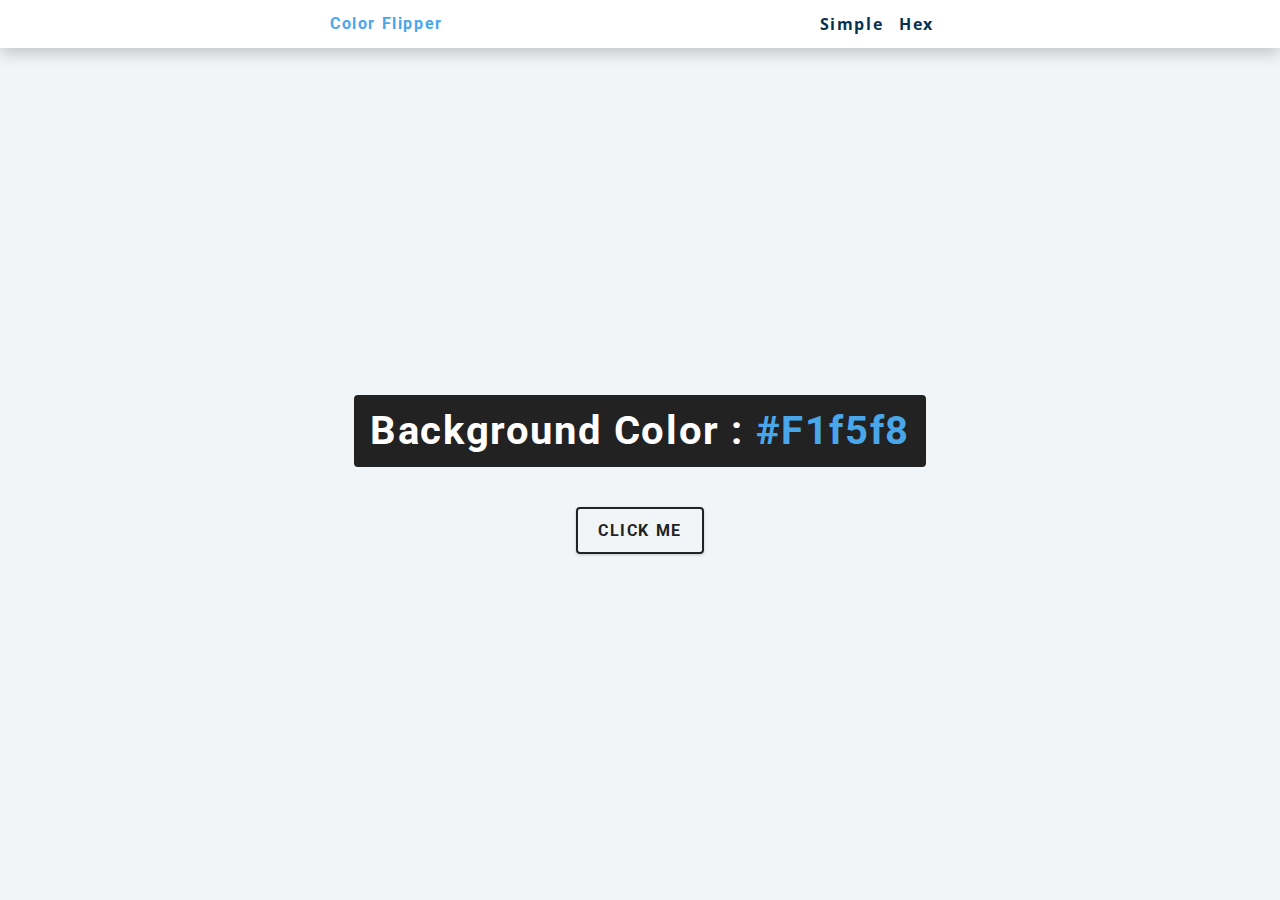
<file: 01-color-flipper/final/index.html>
<!DOCTYPE html>
<html lang="en">
  <head>
    <meta charset="UTF-8" />
    <meta name="viewport" content="width=device-width, initial-scale=1.0" />
    <title>Color Flipper || Simple</title>

    <!-- styles -->
    <link rel="stylesheet" href="styles.css" />
  </head>
  <body>
    <nav>
      <div class="nav-center">
        <h4>color flipper</h4>
        <ul class="nav-links">
          <li><a href="index.html">simple</a></li>
          <li><a href="hex.html">hex</a></li>
        </ul>
      </div>
    </nav>
    <main>
      <div class="container">
        <h2>background color : <span class="color">#f1f5f8</span></h2>
        <button class="btn btn-hero" id="btn">click me</button>
      </div>
    </main>
    <!-- javascript -->
    <script src="app.js"></script>
  </body>
</html>
</file>
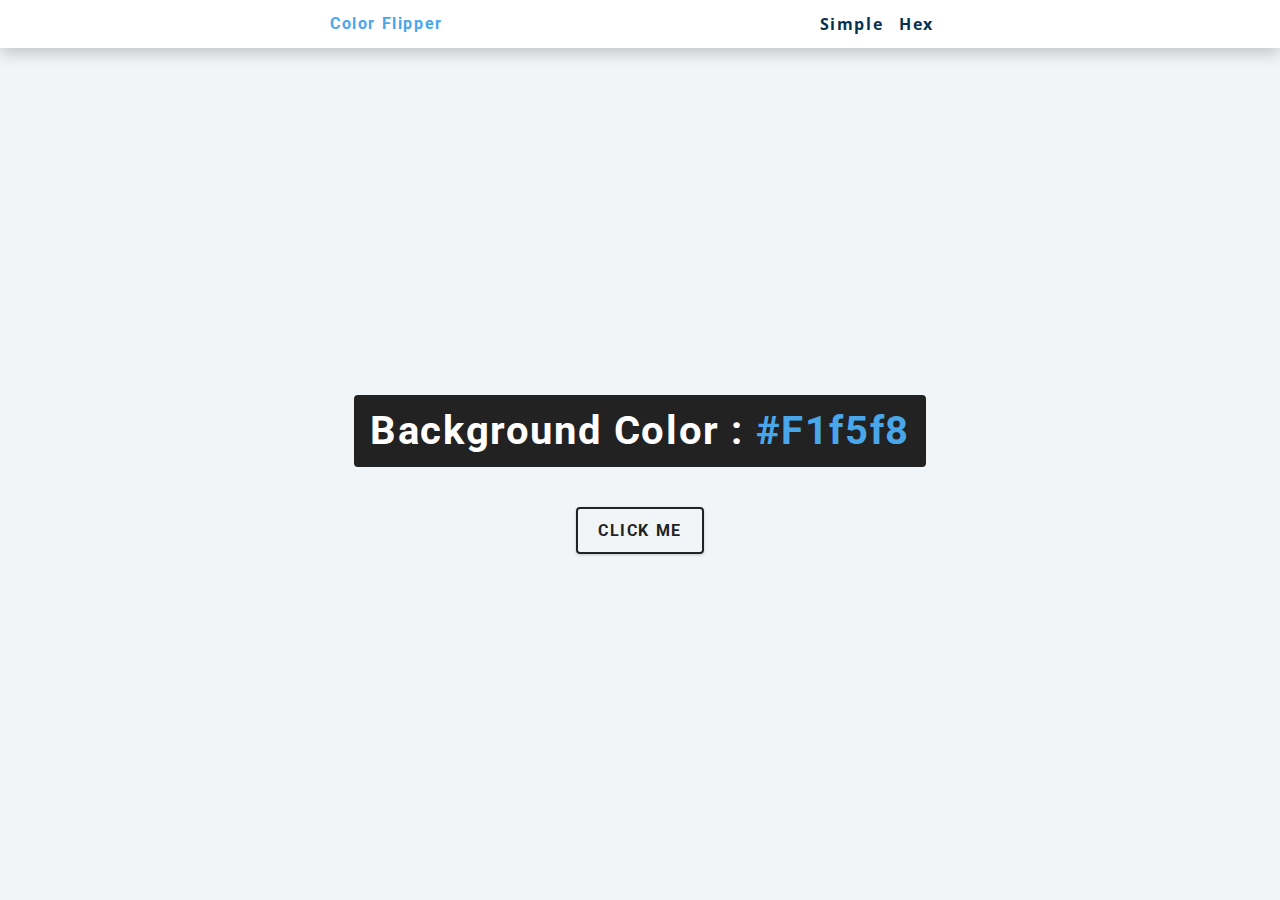
<file: 01-color-flipper/setup/index.html>
<!DOCTYPE html>
<html lang="en">
  <head>
    <meta charset="UTF-8" />
    <meta name="viewport" content="width=device-width, initial-scale=1.0" />
    <title>Color Flipper || Simple</title>

    <!-- styles -->
    <link rel="stylesheet" href="styles.css" />
  </head>
  <body>
    
    <nav>
      <div class="nav-center">
        <h4>color flipper</h4>
        <ul class="nav-links">
          <li><a href="index.html">simple</a></li>
          <li><a href="hex.html">hex</a></li>
        </ul>
      </div>
    </nav>
    <main>
      <div class = "container" >
        <h2>background color : <span class = "color">#f1f5f8</span></h2>
        <button class="btn btn-hero" id ='btn'> click me</button>
      </div>
    </main>
    <!-- javascript -->
    <script src="app.js"></script>
  </body>
</html>
</file>
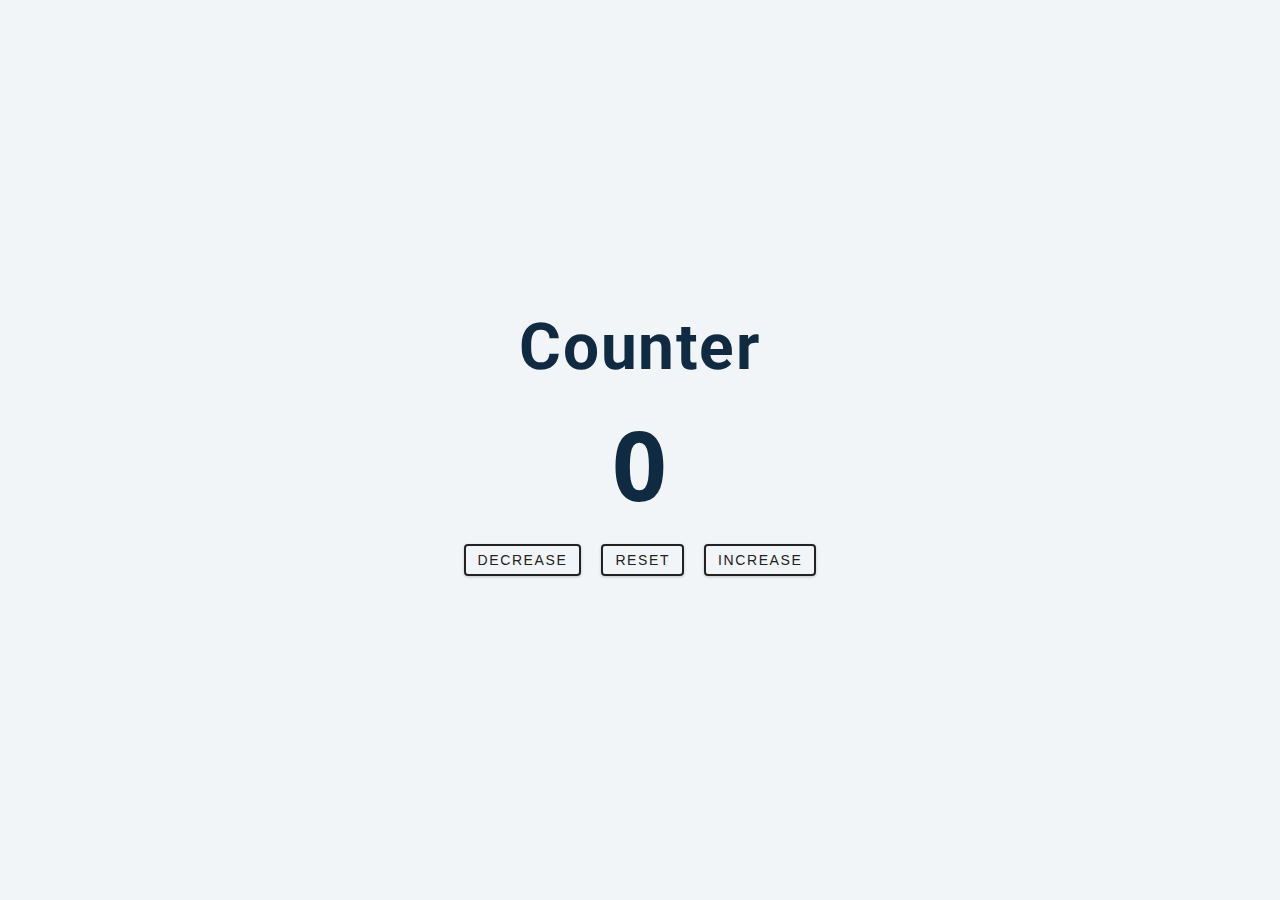
<file: 02-counter/final/index.html>
<!DOCTYPE html>
<html lang="en">
  <head>
    <meta charset="UTF-8" />
    <meta name="viewport" content="width=device-width, initial-scale=1.0" />
    <title>Counter</title>

    <!-- styles -->
    <link rel="stylesheet" href="styles.css" />
  </head>
  <body>
    <main>
      <div class="container">
        <h1>counter</h1>
        <span id="value">0</span>
        <div class="button-container">
          <button class="btn decrease">decrease</button>
          <button class="btn reset">reset</button>
          <button class="btn increase">increase</button>
        </div>
      </div>
    </main>
    <!-- javascript -->
    <script src="app.js"></script>
  </body>
</html>
</file>
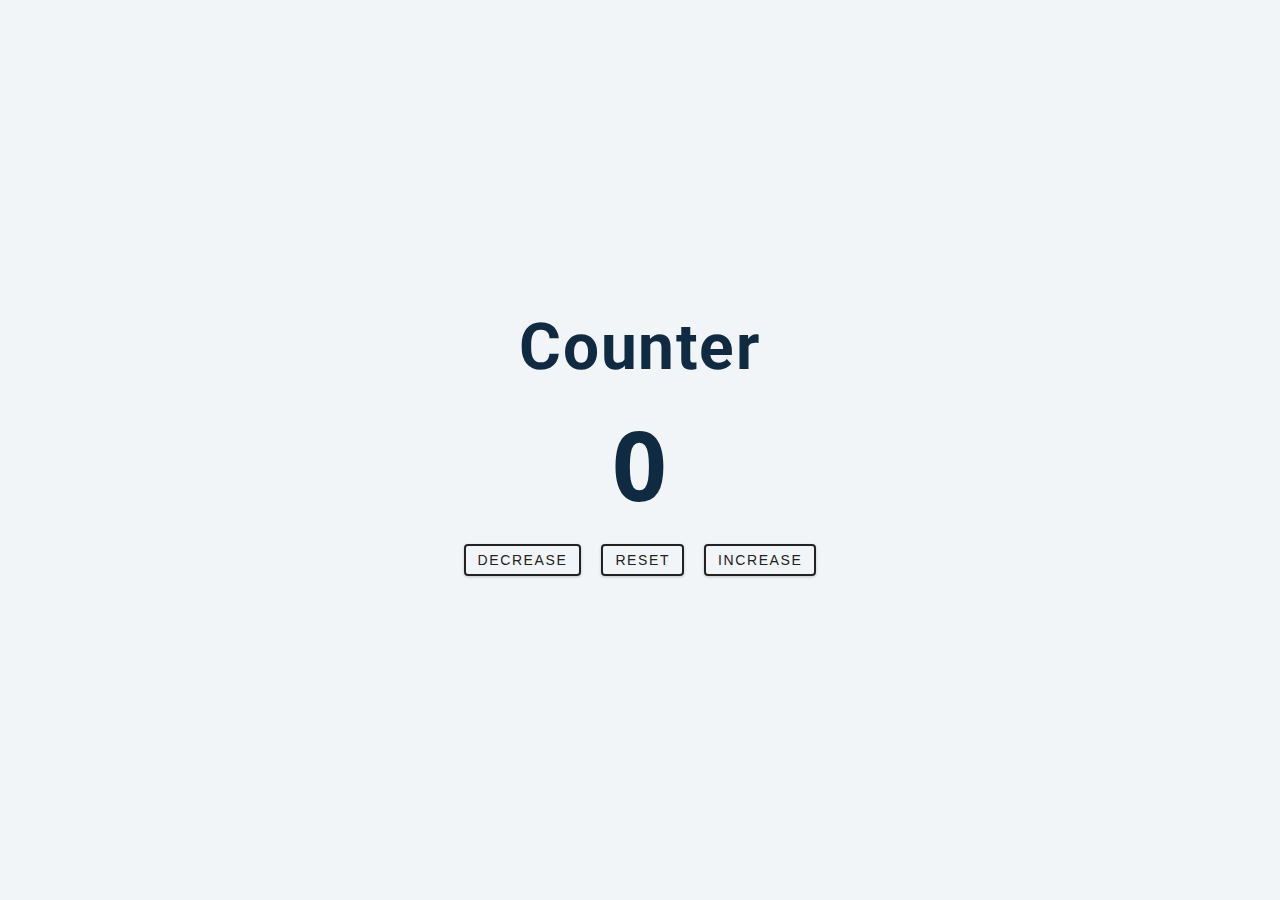
<file: 02-counter/setup/index.html>
<!DOCTYPE html>
<html lang="en">
  <head>
    <meta charset="UTF-8" />
    <meta name="viewport" content="width=device-width, initial-scale=1.0" />
    <title>Counter</title>

    <!-- styles -->
    <link rel="stylesheet" href="styles.css" />
  </head>
  <body>
    <main>
      <div class ="container">
        <h1>
          counter
        </h1>
        <span id="value">0</span>
        <div class="button-container">
          <button class="btn decrease">decrease</button>
          <button class="btn reset">reset</button>
          <button class="btn increase">increase</button>
        </div>
      </div>
    </main>
    <!-- javascript -->
    <script src="app.js"></script>
  </body>
</html>
</file>
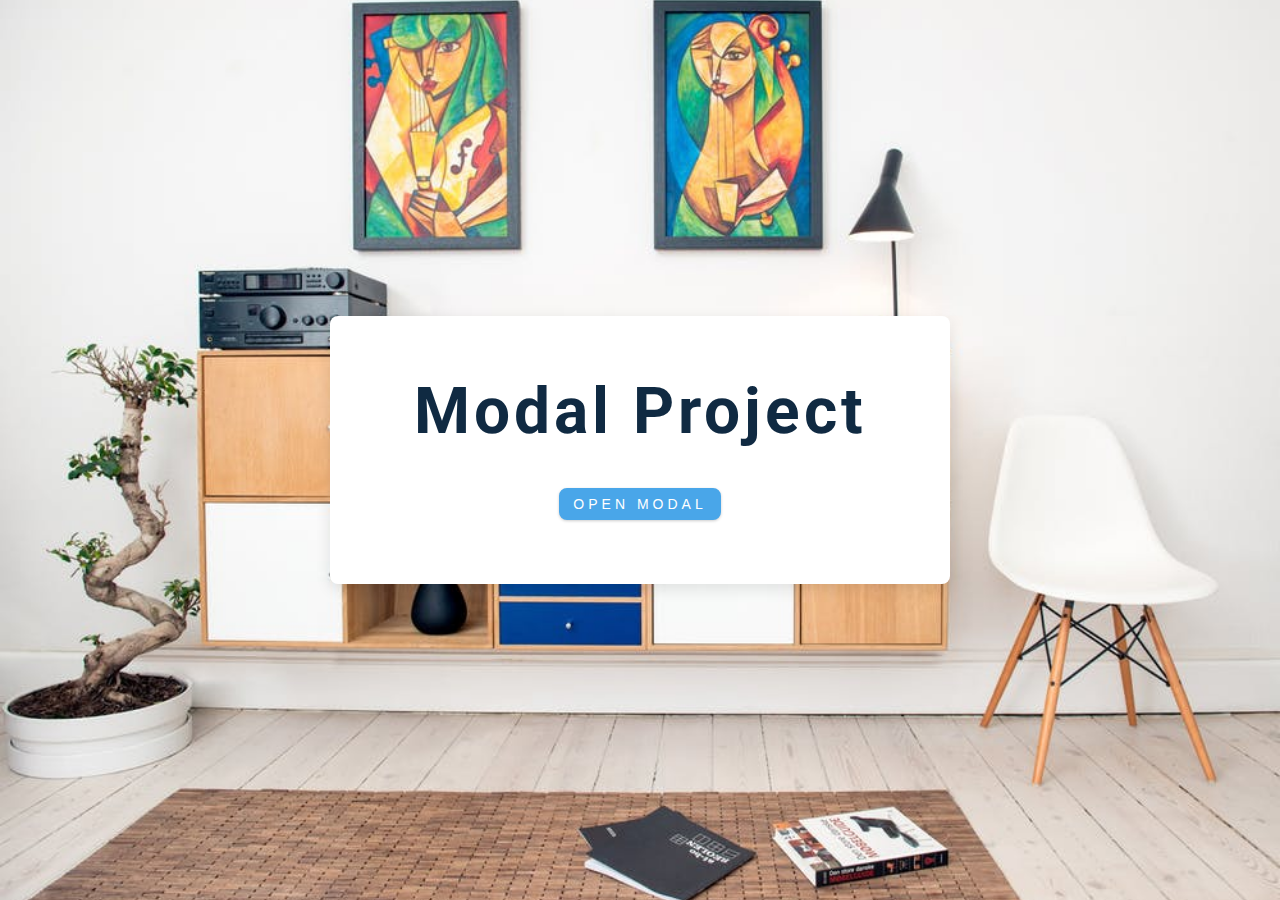
<file: 06-modal/final/index.html>
<!DOCTYPE html>
<html lang="en">
  <head>
    <meta charset="UTF-8" />
    <meta name="viewport" content="width=device-width, initial-scale=1.0" />
    <title>Modal</title>
    <!-- font-awesome -->
    <link
      rel="stylesheet"
      href="https://cdnjs.cloudflare.com/ajax/libs/font-awesome/5.14.0/css/all.min.css"
    />
    <!-- styles -->
    <link rel="stylesheet" href="styles.css" />
  </head>
  <body>
    <!-- hero -->
    <header class="hero">
      <div class="banner">
        <h1>modal project</h1>
        <button class="btn modal-btn">
          open modal
        </button>
      </div>
    </header>
    <!-- modal -->
    <div class="modal-overlay">
      <div class="modal-container">
        <h3>modal content</h3>
        <button class="close-btn"><i class="fas fa-times"></i></button>
      </div>
    </div>
    <!-- javascript -->
    <script src="app.js"></script>
  </body>
</html>
</file>
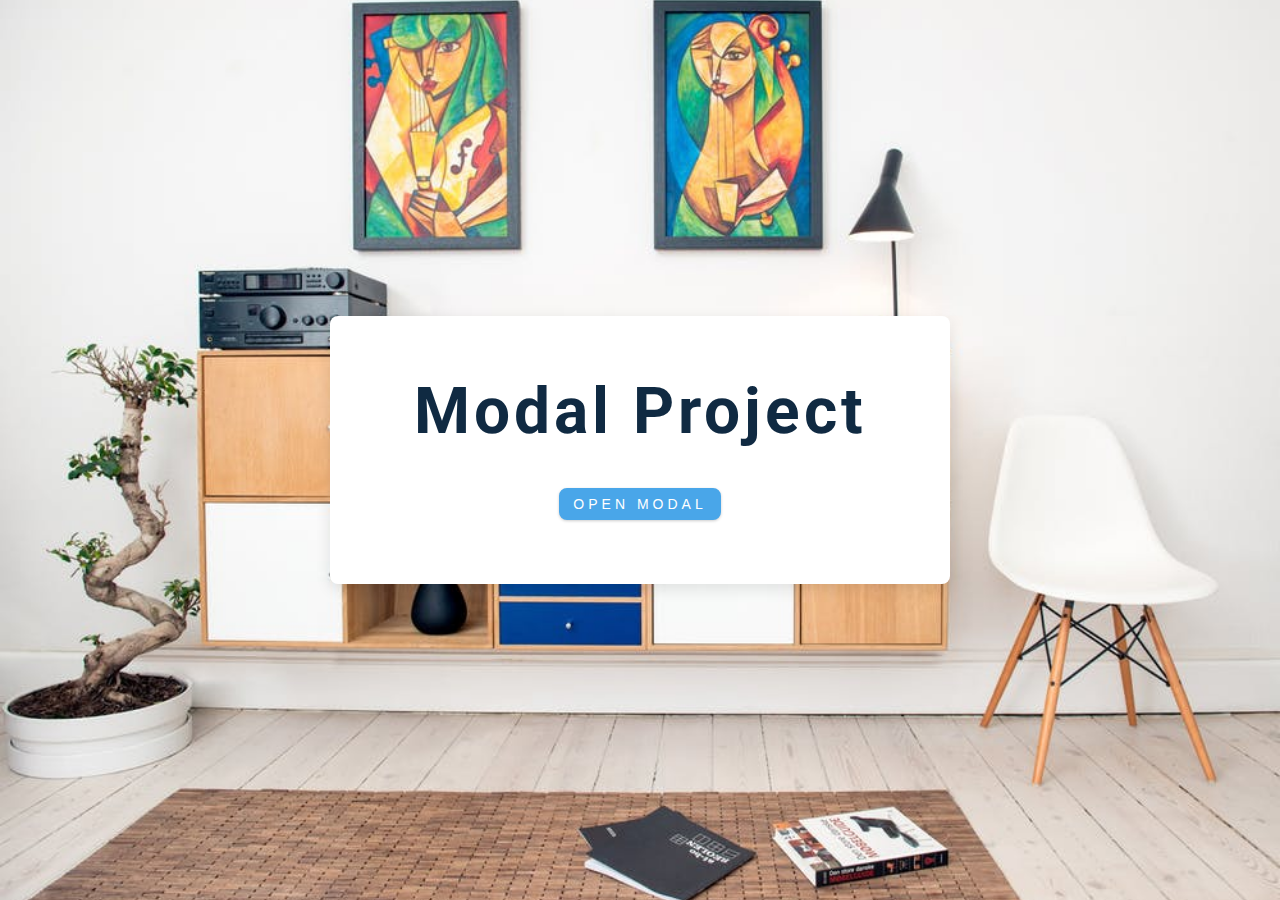
<file: 06-modal/setup/index.html>
<!DOCTYPE html>
<html lang="en">
  <head>
    <meta charset="UTF-8" />
    <meta name="viewport" content="width=device-width, initial-scale=1.0" />
    <title>Modal</title>
    <!-- font-awesome -->
    <link
      rel="stylesheet"
      href="https://cdnjs.cloudflare.com/ajax/libs/font-awesome/5.14.0/css/all.min.css"
    />
    <!-- styles -->
    <link rel="stylesheet" href="styles.css" />
  </head>
  <body>
    <header class="hero">
      <div class="banner">
        <h1>modal project</h1>
        <button class="btn modal-btn">open modal</button>
      </div>
    </header>

    <div class="modal-overlay">
      <div class="modal-container">
        <h3>modal content</h3>
        <button class="close-btn">
          <i class="fas fa-times"></i>
        </button>
      </div>
    </div>
    <!-- javascript -->
    <script src="app.js"></script>
  </body>
</html>
</file>
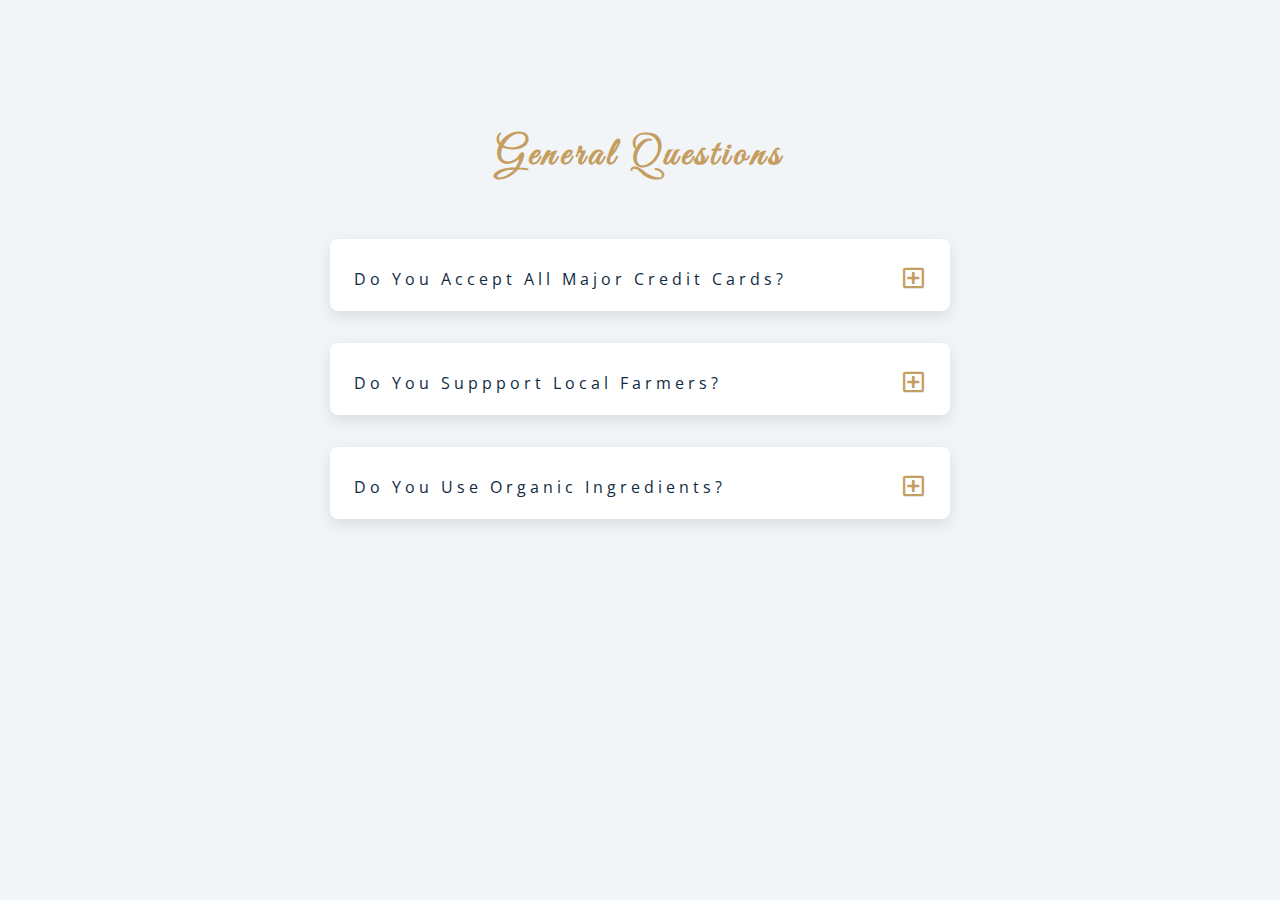
<file: 07-questions/final/index.html>
<!DOCTYPE html>
<html lang="en">
  <head>
    <meta charset="UTF-8" />
    <meta name="viewport" content="width=device-width, initial-scale=1.0" />
    <title>Q & A</title>
    <!-- font-awesome -->
    <link rel="stylesheet" href="https://cdnjs.cloudflare.com/ajax/libs/font-awesome/5.14.0/css/all.min.css" />
    <!-- extra fonts -->
    <link
      href="https://fonts.googleapis.com/css?family=Great+Vibes&display=swap"
      rel="stylesheet"
    />
    <!-- styles -->
    <link rel="stylesheet" href="styles.css" />
  </head>
  <body>
      <section class="questions">
        <!-- title -->
        <div class="title">
          <h2>general questions</h2>
        </div>
        <!-- questions -->
        <div class="section-center">
          <!-- single question -->
          <article class="question">
            <!-- question title -->
            <div class="question-title">
              <p>do you accept all major credit cards?</p>
              <button type="button" class="question-btn">
                <span class="plus-icon">
                  <i class="far fa-plus-square"></i>
                </span>
                <span class="minus-icon">
                  <i class="far fa-minus-square"></i>
                </span>
              </button>
            </div>
            <!-- question text -->
            <div class="question-text">
              <p>
                Lorem ipsum dolor sit amet, consectetur adipisicing elit. Est
                dolore illo dolores quia nemo doloribus quaerat, magni numquam
                repellat reprehenderit.
              </p>
            </div>
          </article>
          <!-- end of single question -->
          <!-- single question -->
          <article class="question">
            <!-- question title -->
            <div class="question-title">
              <p>do you suppport local farmers?</p>
              <button type="button" class="question-btn">
                <span class="plus-icon">
                  <i class="far fa-plus-square"></i>
                </span>
                <span class="minus-icon">
                  <i class="far fa-minus-square"></i>
                </span>
              </button>
            </div>
            <!-- question text -->
            <div class="question-text">
              <p>
                Lorem ipsum dolor sit amet, consectetur adipisicing elit. Est
                dolore illo dolores quia nemo doloribus quaerat, magni numquam
                repellat reprehenderit.
              </p>
            </div>
          </article>
          <!-- end of single question -->
          <!-- single question -->
          <article class="question">
            <!-- question title -->
            <div class="question-title">
              <p>do you use organic ingredients?</p>
              <!-- button -->
              <button type="button" class="question-btn">
                <span class="plus-icon">
                  <i class="far fa-plus-square"></i>
                </span>
                <span class="minus-icon">
                  <i class="far fa-minus-square"></i>
                </span>
              </button>
            </div>
            <!-- question text -->
            <div class="question-text">
              <p>
                Lorem ipsum dolor sit amet, consectetur adipisicing elit. Est
                dolore illo dolores quia nemo doloribus quaerat, magni numquam
                repellat reprehenderit.
              </p>
            </div>
          </article>
          <!-- end of single question -->
      </section>
    </main>
    <!-- javascript -->
    <script src="app.js"></script>
  </body>
</html>
</file>
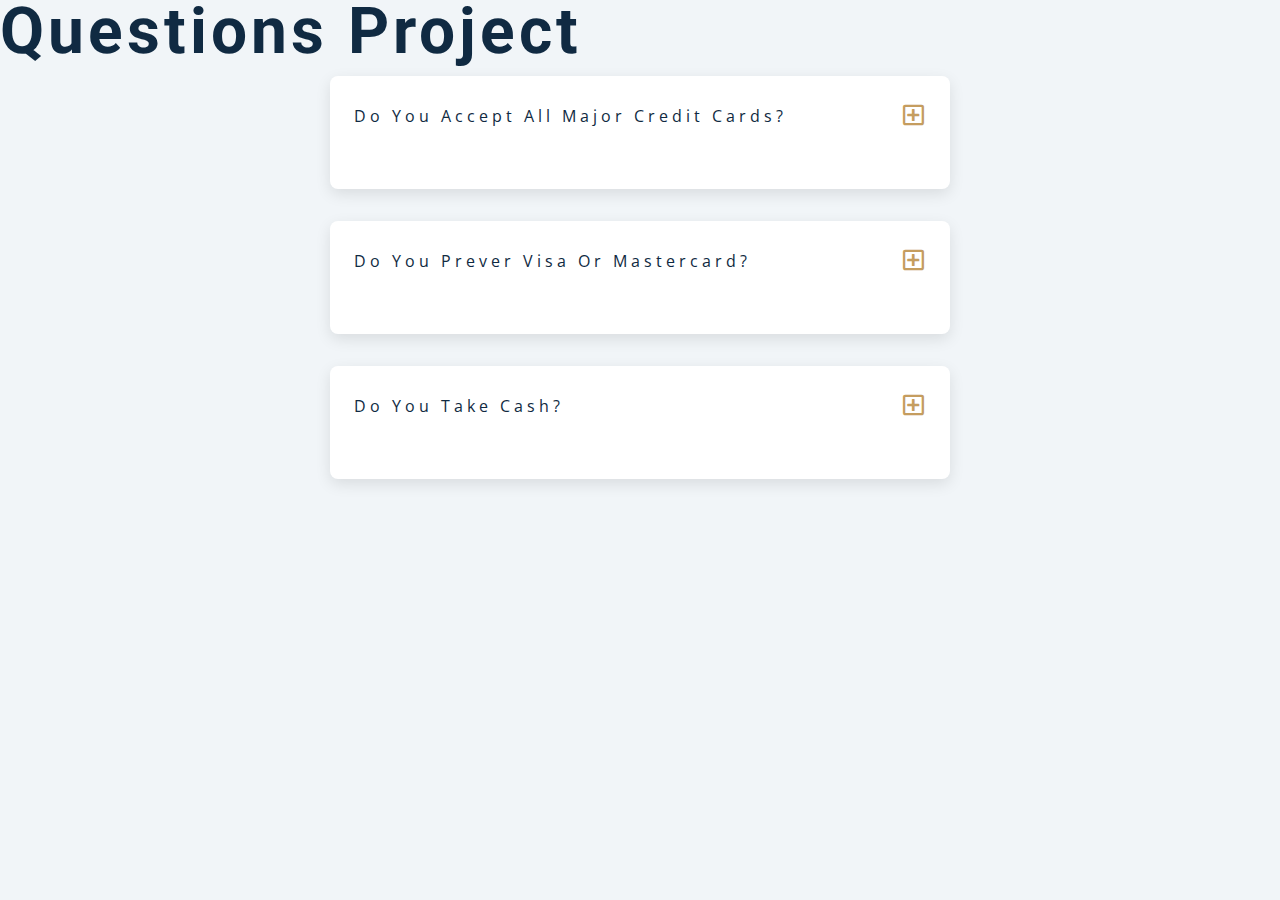
<file: 07-questions/setup/index.html>
<!DOCTYPE html>
<html lang="en">
  <head>
    <meta charset="UTF-8" />
    <meta name="viewport" content="width=device-width, initial-scale=1.0" />
    <title>Q & A</title>
    <!-- font-awesome -->
    <link
      rel="stylesheet"
      href="https://cdnjs.cloudflare.com/ajax/libs/font-awesome/5.14.0/css/all.min.css"
    />
    <!-- extra fonts -->
    <link
      href="https://fonts.googleapis.com/css?family=Great+Vibes&display=swap"
      rel="stylesheet"
    />
    <!-- styles -->
    <link rel="stylesheet" href="styles.css" />
  </head>
  <body>
    <h1>questions project</h1>
    <!--questions-->
    <div class="section-center">
      <!--single question-->
      <article class="question">
        <div class="question-title">
          <p>do you accept all major credit cards?</p>
          <button type ="button" class="question-btn">
            <span class="plus-icon" >
              <i class="far fa-plus-square"></i>
            </span>
            <span class="minus-icon" >
              <i class="far fa-minus-square"></i>
            </span>
          </button>
        </div>
        <!--question text-->
        <div class="question-text">
          <p>Lorem ipsum dolor sit amet consectetur, adipisicing elit.  reprehenderit. Tenetur dolore reprehenderit minima qui iste similique non aliquid obcaecati! Ratione at quibusdam sed possimus facilis assumenda.</p>
        </div>
      </article>

      <article class="question">
        <div class="question-title">
          <p>do you prever visa or mastercard?</p>
          <button type ="button" class="question-btn">
            <span class="plus-icon" >
              <i class="far fa-plus-square"></i>
            </span>
            <span class="minus-icon" >
              <i class="far fa-minus-square"></i>
            </span>
          </button>
        </div>
        <!--question text-->
        <div class="question-text">
          <p>Lorem ipsum dolor sit amet consectetur, adipisicing elit. Consequuntur eos laboriosam saepe reprehenderit. Tenetur dolore reprehenderit minima qui iste similique non aliquid obcaecati! Ratione at quibusdam sed possimus facilis assumenda.</p>
        </div>
      </article>

      <article class="question">
        <div class="question-title">
          <p>do you take cash?</p>
          <button type ="button" class="question-btn">
            <span class="plus-icon" >
              <i class="far fa-plus-square"></i>
            </span>
            <span class="minus-icon" >
              <i class="far fa-minus-square"></i>
            </span>
          </button>
        </div>
        <!--question text-->
        <div class="question-text">
          <p>Lorem ipsum dolor sit amet consectetur, adipisicing elit. Consequuntur eos laboriosam saepe reprehenderit. Tenetur dolore reprehenderit minima qui iste similique non aliquid obcaecati! Ratione at .</p>
        </div>
      </article>
    </div>

    
    <!-- javascript -->
    <script src="app.js"></script>
  </body>
</html>
</file>
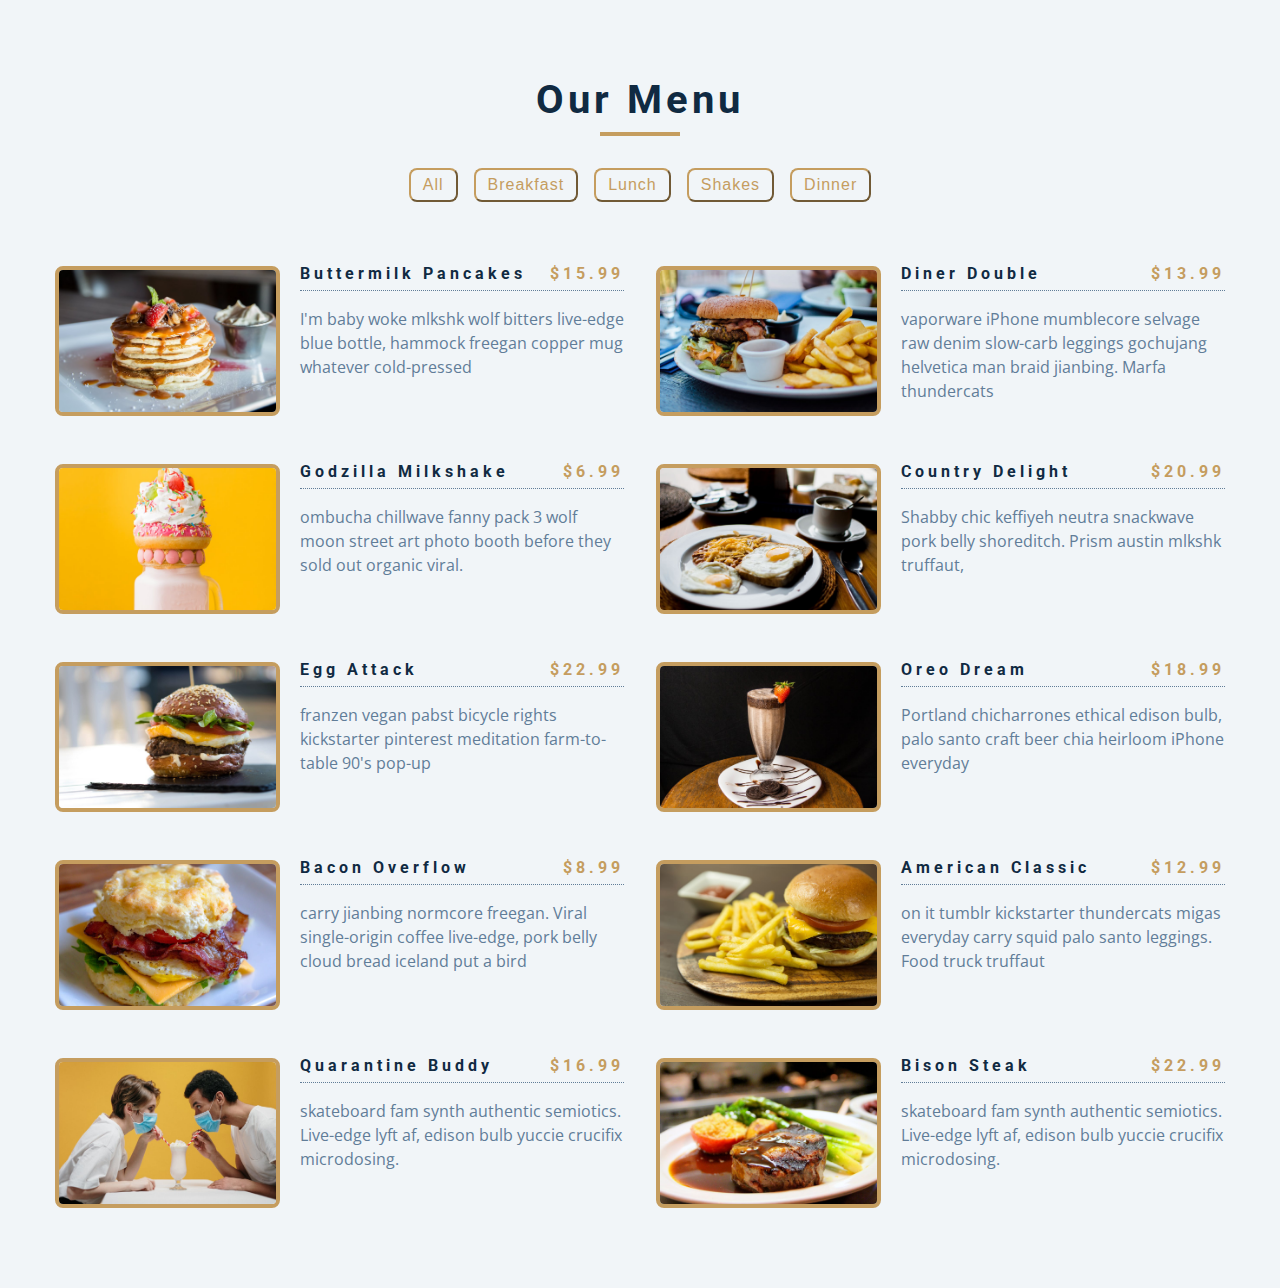
<file: 08-menu/final/index.html>
<!DOCTYPE html>
<html lang="en">
  <head>
    <meta charset="UTF-8" />
    <meta name="viewport" content="width=device-width, initial-scale=1.0" />
    <title>Menu</title>
    <!-- font-awesome -->
    <link
      rel="stylesheet"
      href="https://cdnjs.cloudflare.com/ajax/libs/font-awesome/5.14.0/css/all.min.css"
    />
    <!-- styles -->
    <link rel="stylesheet" href="styles.css" />
  </head>
  <body>
    <section class="menu">
      <!-- title -->
      <div class="title">
        <h2>our menu</h2>
        <div class="underline"></div>
      </div>
      <!-- filter buttons -->
      <div class="btn-container">
        <!-- <button type="button" class="filter-btn" data-id="all">all</button>
        <button type="button" class="filter-btn" data-id="breakfast">
          breakfast
        </button>
        <button type="button" class="filter-btn" data-id="lunch">lunch</button>
        <button type="button" class="filter-btn" data-id="shakes">
          shakes
        </button> -->
      </div>
      <!-- menu items -->
      <div class="section-center">
        <!-- single item -->
        <article class="menu-item">
          <img src="./menu-item.jpeg" alt="menu item" class="photo" />
          <div class="item-info">
            <header>
              <h4>buttermilk pancakes</h4>
              <h4 class="price">$15</h4>
            </header>
            <p class="item-text">
              Lorem ipsum dolor sit amet consectetur adipisicing elit.
              Repudiandae, sint quam. Et reprehenderit fugiat nesciunt inventore
              laboriosam excepturi! Quo, officia.
            </p>
          </div>
        </article>
        <!-- end of single item -->
        <!-- single item -->
        <article class="menu-item">
          <img src="./menu-item.jpeg" alt="menu item" class="photo" />
          <div class="item-info">
            <header>
              <h4>buttermilk pancakes</h4>
              <h4 class="price">$15</h4>
            </header>
            <p class="item-text">
              Lorem ipsum dolor sit amet consectetur adipisicing elit.
              Repudiandae, sint quam. Et reprehenderit fugiat nesciunt inventore
              laboriosam excepturi! Quo, officia.
            </p>
          </div>
        </article>
        <!-- end of single item -->
        <!-- single item -->
        <article class="menu-item">
          <img src="./menu-item.jpeg" alt="menu item" class="photo" />
          <div class="item-info">
            <header>
              <h4>buttermilk pancakes</h4>
              <h4 class="price">$15</h4>
            </header>
            <p class="item-text">
              Lorem ipsum dolor sit amet consectetur adipisicing elit.
              Repudiandae, sint quam. Et reprehenderit fugiat nesciunt inventore
              laboriosam excepturi! Quo, officia.
            </p>
          </div>
        </article>
        <!-- end of single item -->
      </div>
    </section>
    <!-- javascript -->
    <script src="app.js"></script>
  </body>
</html>
</file>
<file: 01-color-flipper/final/styles.css>
/*
=============== 
Fonts
===============
*/
@import url("https://fonts.googleapis.com/css?family=Open+Sans|Roboto:400,700&display=swap");

/*
=============== 
Variables
===============
*/

:root {
  /* dark shades of primary color*/
  --clr-primary-1: hsl(205, 86%, 17%);
  --clr-primary-2: hsl(205, 77%, 27%);
  --clr-primary-3: hsl(205, 72%, 37%);
  --clr-primary-4: hsl(205, 63%, 48%);
  /* primary/main color */
  --clr-primary-5: hsl(205, 78%, 60%);
  /* lighter shades of primary color */
  --clr-primary-6: hsl(205, 89%, 70%);
  --clr-primary-7: hsl(205, 90%, 76%);
  --clr-primary-8: hsl(205, 86%, 81%);
  --clr-primary-9: hsl(205, 90%, 88%);
  --clr-primary-10: hsl(205, 100%, 96%);
  /* darkest grey - used for headings */
  --clr-grey-1: hsl(209, 61%, 16%);
  --clr-grey-2: hsl(211, 39%, 23%);
  --clr-grey-3: hsl(209, 34%, 30%);
  --clr-grey-4: hsl(209, 28%, 39%);
  /* grey used for paragraphs */
  --clr-grey-5: hsl(210, 22%, 49%);
  --clr-grey-6: hsl(209, 23%, 60%);
  --clr-grey-7: hsl(211, 27%, 70%);
  --clr-grey-8: hsl(210, 31%, 80%);
  --clr-grey-9: hsl(212, 33%, 89%);
  --clr-grey-10: hsl(210, 36%, 96%);
  --clr-white: #fff;
  --clr-red-dark: hsl(360, 67%, 44%);
  --clr-red-light: hsl(360, 71%, 66%);
  --clr-green-dark: hsl(125, 67%, 44%);
  --clr-green-light: hsl(125, 71%, 66%);
  --clr-black: #222;
  --ff-primary: "Roboto", sans-serif;
  --ff-secondary: "Open Sans", sans-serif;
  --transition: all 0.3s linear;
  --spacing: 0.1rem;
  --radius: 0.25rem;
  --light-shadow: 0 5px 15px rgba(0, 0, 0, 0.1);
  --dark-shadow: 0 5px 15px rgba(0, 0, 0, 0.2);
  --max-width: 1170px;
  --fixed-width: 620px;
}
/*
=============== 
Global Styles
===============
*/

*,
::after,
::before {
  margin: 0;
  padding: 0;
  box-sizing: border-box;
}
body {
  font-family: var(--ff-secondary);
  background: var(--clr-grey-10);
  color: var(--clr-grey-1);
  line-height: 1.5;
  font-size: 0.875rem;
}
ul {
  list-style-type: none;
}
a {
  text-decoration: none;
}
h1,
h2,
h3,
h4 {
  letter-spacing: var(--spacing);
  text-transform: capitalize;
  line-height: 1.25;
  margin-bottom: 0.75rem;
  font-family: var(--ff-primary);
}
h1 {
  font-size: 3rem;
}
h2 {
  font-size: 2rem;
}
h3 {
  font-size: 1.25rem;
}
h4 {
  font-size: 0.875rem;
}
p {
  margin-bottom: 1.25rem;
  color: var(--clr-grey-5);
}
@media screen and (min-width: 800px) {
  h1 {
    font-size: 4rem;
  }
  h2 {
    font-size: 2.5rem;
  }
  h3 {
    font-size: 1.75rem;
  }
  h4 {
    font-size: 1rem;
  }
  body {
    font-size: 1rem;
  }
  h1,
  h2,
  h3,
  h4 {
    line-height: 1;
  }
}
/*  global classes */

/* section */
.section {
  padding: 5rem 0;
}

.section-center {
  width: 90vw;
  margin: 0 auto;
  max-width: 1170px;
}
@media screen and (min-width: 992px) {
  .section-center {
    width: 95vw;
  }
}
main {
  min-height: 100vh;
  display: grid;
  place-items: center;
}

/*
=============== 
Nav
===============
*/
nav {
  background: var(--clr-white);
  height: 3rem;
  display: grid;
  align-items: center;
  box-shadow: var(--dark-shadow);
}
.nav-center {
  width: 90vw;
  max-width: var(--fixed-width);
  margin: 0 auto;
  display: flex;
  align-items: center;
  justify-content: space-between;
}
.nav-center h4 {
  margin-bottom: 0;
  color: var(--clr-primary-5);
}
.nav-links {
  display: flex;
}
nav a {
  text-transform: capitalize;
  font-weight: 700;
  font-size: 1rem;
  color: var(--clr-primary-1);
  letter-spacing: var(--spacing);
  margin-right: 1rem;
}
nav a:hover {
  color: var(--clr-primary-5);
}
/*
=============== 
Container
===============
*/
main {
  min-height: calc(100vh - 3rem);
  display: grid;
  place-items: center;
}
.container {
  text-align: center;
}
.container h2 {
  background: var(--clr-black);
  color: var(--clr-white);
  padding: 1rem;
  border-radius: var(--radius);
  margin-bottom: 2.5rem;
}
.color {
  color: var(--clr-primary-5);
}
.btn-hero {
  font-family: var(--ff-primary);
  text-transform: uppercase;
  background: transparent;
  color: var(--clr-black);
  letter-spacing: var(--spacing);
  display: inline-block;
  font-weight: 700;
  transition: var(--transition);
  border: 2px solid var(--clr-black);
  cursor: pointer;
  box-shadow: 0 1px 3px rgba(0, 0, 0, 0.2);
  border-radius: var(--radius);
  font-size: 1rem;
  padding: 0.75rem 1.25rem;
}
.btn-hero:hover {
  color: var(--clr-white);
  background: var(--clr-black);
}
</file>
<file: 01-color-flipper/setup/styles.css>
/*
=============== 
Fonts
===============
*/
@import url("https://fonts.googleapis.com/css?family=Open+Sans|Roboto:400,700&display=swap");

/*
=============== 
Variables
===============
*/

:root {
  /* dark shades of primary color*/
  --clr-primary-1: hsl(205, 86%, 17%);
  --clr-primary-2: hsl(205, 77%, 27%);
  --clr-primary-3: hsl(205, 72%, 37%);
  --clr-primary-4: hsl(205, 63%, 48%);
  /* primary/main color */
  --clr-primary-5: hsl(205, 78%, 60%);
  /* lighter shades of primary color */
  --clr-primary-6: hsl(205, 89%, 70%);
  --clr-primary-7: hsl(205, 90%, 76%);
  --clr-primary-8: hsl(205, 86%, 81%);
  --clr-primary-9: hsl(205, 90%, 88%);
  --clr-primary-10: hsl(205, 100%, 96%);
  /* darkest grey - used for headings */
  --clr-grey-1: hsl(209, 61%, 16%);
  --clr-grey-2: hsl(211, 39%, 23%);
  --clr-grey-3: hsl(209, 34%, 30%);
  --clr-grey-4: hsl(209, 28%, 39%);
  /* grey used for paragraphs */
  --clr-grey-5: hsl(210, 22%, 49%);
  --clr-grey-6: hsl(209, 23%, 60%);
  --clr-grey-7: hsl(211, 27%, 70%);
  --clr-grey-8: hsl(210, 31%, 80%);
  --clr-grey-9: hsl(212, 33%, 89%);
  --clr-grey-10: hsl(210, 36%, 96%);
  --clr-white: #fff;
  --clr-red-dark: hsl(360, 67%, 44%);
  --clr-red-light: hsl(360, 71%, 66%);
  --clr-green-dark: hsl(125, 67%, 44%);
  --clr-green-light: hsl(125, 71%, 66%);
  --clr-black: #222;
  --ff-primary: "Roboto", sans-serif;
  --ff-secondary: "Open Sans", sans-serif;
  --transition: all 0.3s linear;
  --spacing: 0.1rem;
  --radius: 0.25rem;
  --light-shadow: 0 5px 15px rgba(0, 0, 0, 0.1);
  --dark-shadow: 0 5px 15px rgba(0, 0, 0, 0.2);
  --max-width: 1170px;
  --fixed-width: 620px;
}
/*
=============== 
Global Styles
===============
*/

*,
::after,
::before {
  margin: 0;
  padding: 0;
  box-sizing: border-box;
}
body {
  font-family: var(--ff-secondary);
  background: var(--clr-grey-10);
  color: var(--clr-grey-1);
  line-height: 1.5;
  font-size: 0.875rem;
}
ul {
  list-style-type: none;
}
a {
  text-decoration: none;
}
h1,
h2,
h3,
h4 {
  letter-spacing: var(--spacing);
  text-transform: capitalize;
  line-height: 1.25;
  margin-bottom: 0.75rem;
  font-family: var(--ff-primary);
}
h1 {
  font-size: 3rem;
}
h2 {
  font-size: 2rem;
}
h3 {
  font-size: 1.25rem;
}
h4 {
  font-size: 0.875rem;
}
p {
  margin-bottom: 1.25rem;
  color: var(--clr-grey-5);
}

@media screen and (min-width: 800px) {
  h1 {
    font-size: 4rem;
  }
  h2 {
    font-size: 2.5rem;
  }
  h3 {
    font-size: 1.75rem;
  }
  h4 {
    font-size: 1rem;
  }
  body {
    font-size: 1rem;
  }
  h1,
  h2,
  h3,
  h4 {
    line-height: 1;
  }
}
/*  global classes */

/* section */
.section {
  padding: 5rem 0;
}

.section-center {
  width: 90vw;
  margin: 0 auto;
  max-width: 1170px;
}
@media screen and (min-width: 992px) {
  .section-center {
    width: 95vw;
  }
}
main {
  min-height: 100vh;
  display: grid;
  place-items: center;
}

/*
=============== 
Nav
===============
*/
nav {
  background: var(--clr-white);
  height: 3rem;
  display: grid;
  align-items: center;
  box-shadow: var(--dark-shadow);
}
.nav-center {
  width: 90vw;
  max-width: var(--fixed-width);
  margin: 0 auto;
  display: flex;
  align-items: center;
  justify-content: space-between;
}
.nav-center h4 {
  margin-bottom: 0;
  color: var(--clr-primary-5);
}
.nav-links {
  display: flex;
}
nav a {
  text-transform: capitalize;
  font-weight: 700;
  font-size: 1rem;
  color: var(--clr-primary-1);
  letter-spacing: var(--spacing);
  margin-right: 1rem;
}
nav a:hover {
  color: var(--clr-primary-5);
}
/*
=============== 
Container
===============
*/
main {
  min-height: calc(100vh - 3rem);
  display: grid;
  place-items: center;
}
.container {
  text-align: center;
}
.container h2 {
  background: var(--clr-black);
  color: var(--clr-white);
  padding: 1rem;
  border-radius: var(--radius);
  margin-bottom: 2.5rem;
}
.color {
  color: var(--clr-primary-5);
}
.btn-hero {
  font-family: var(--ff-primary);
  text-transform: uppercase;
  background: transparent;
  color: var(--clr-black);
  letter-spacing: var(--spacing);
  display: inline-block;
  font-weight: 700;
  transition: var(--transition);
  border: 2px solid var(--clr-black);
  cursor: pointer;
  box-shadow: 0 1px 3px rgba(0, 0, 0, 0.2);
  border-radius: var(--radius);
  font-size: 1rem;
  padding: 0.75rem 1.25rem;
}
.btn-hero:hover {
  color: var(--clr-white);
  background: var(--clr-black);
}
</file>
<file: 02-counter/final/styles.css>
/*
=============== 
Fonts
===============
*/
@import url("https://fonts.googleapis.com/css?family=Open+Sans|Roboto:400,700&display=swap");

/*
=============== 
Variables
===============
*/

:root {
  /* dark shades of primary color*/
  --clr-primary-1: hsl(205, 86%, 17%);
  --clr-primary-2: hsl(205, 77%, 27%);
  --clr-primary-3: hsl(205, 72%, 37%);
  --clr-primary-4: hsl(205, 63%, 48%);
  /* primary/main color */
  --clr-primary-5: hsl(205, 78%, 60%);
  /* lighter shades of primary color */
  --clr-primary-6: hsl(205, 89%, 70%);
  --clr-primary-7: hsl(205, 90%, 76%);
  --clr-primary-8: hsl(205, 86%, 81%);
  --clr-primary-9: hsl(205, 90%, 88%);
  --clr-primary-10: hsl(205, 100%, 96%);
  /* darkest grey - used for headings */
  --clr-grey-1: hsl(209, 61%, 16%);
  --clr-grey-2: hsl(211, 39%, 23%);
  --clr-grey-3: hsl(209, 34%, 30%);
  --clr-grey-4: hsl(209, 28%, 39%);
  /* grey used for paragraphs */
  --clr-grey-5: hsl(210, 22%, 49%);
  --clr-grey-6: hsl(209, 23%, 60%);
  --clr-grey-7: hsl(211, 27%, 70%);
  --clr-grey-8: hsl(210, 31%, 80%);
  --clr-grey-9: hsl(212, 33%, 89%);
  --clr-grey-10: hsl(210, 36%, 96%);
  --clr-white: #fff;
  --clr-red-dark: hsl(360, 67%, 44%);
  --clr-red-light: hsl(360, 71%, 66%);
  --clr-green-dark: hsl(125, 67%, 44%);
  --clr-green-light: hsl(125, 71%, 66%);
  --clr-black: #222;
  --ff-primary: "Roboto", sans-serif;
  --ff-secondary: "Open Sans", sans-serif;
  --transition: all 0.3s linear;
  --spacing: 0.1rem;
  --radius: 0.25rem;
  --light-shadow: 0 5px 15px rgba(0, 0, 0, 0.1);
  --dark-shadow: 0 5px 15px rgba(0, 0, 0, 0.2);
  --max-width: 1170px;
  --fixed-width: 620px;
}
/*
=============== 
Global Styles
===============
*/

*,
::after,
::before {
  margin: 0;
  padding: 0;
  box-sizing: border-box;
}
body {
  font-family: var(--ff-secondary);
  background: var(--clr-grey-10);
  color: var(--clr-grey-1);
  line-height: 1.5;
  font-size: 0.875rem;
}
ul {
  list-style-type: none;
}
a {
  text-decoration: none;
}
h1,
h2,
h3,
h4 {
  letter-spacing: var(--spacing);
  text-transform: capitalize;
  line-height: 1.25;
  margin-bottom: 0.75rem;
  font-family: var(--ff-primary);
}
h1 {
  font-size: 3rem;
}
h2 {
  font-size: 2rem;
}
h3 {
  font-size: 1.25rem;
}
h4 {
  font-size: 0.875rem;
}
p {
  margin-bottom: 1.25rem;
  color: var(--clr-grey-5);
}
@media screen and (min-width: 800px) {
  h1 {
    font-size: 4rem;
  }
  h2 {
    font-size: 2.5rem;
  }
  h3 {
    font-size: 1.75rem;
  }
  h4 {
    font-size: 1rem;
  }
  body {
    font-size: 1rem;
  }
  h1,
  h2,
  h3,
  h4 {
    line-height: 1;
  }
}
/*  global classes */

/* section */
.section {
  padding: 5rem 0;
}

.section-center {
  width: 90vw;
  margin: 0 auto;
  max-width: 1170px;
}
@media screen and (min-width: 992px) {
  .section-center {
    width: 95vw;
  }
}
main {
  min-height: 100vh;
  display: grid;
  place-items: center;
}

/*
=============== 
Counter
===============
*/

main {
  min-height: 100vh;
  display: grid;
  place-items: center;
}
.container {
  text-align: center;
}
#value {
  font-size: 6rem;
  font-weight: bold;
}
.btn {
  text-transform: uppercase;
  background: transparent;
  color: var(--clr-black);
  padding: 0.375rem 0.75rem;
  letter-spacing: var(--spacing);
  display: inline-block;
  transition: var(--transition);
  font-size: 0.875rem;
  border: 2px solid var(--clr-black);
  cursor: pointer;
  box-shadow: 0 1px 3px rgba(0, 0, 0, 0.2);
  border-radius: var(--radius);
  margin: 0.5rem;
}
.btn:hover {
  color: var(--clr-white);
  background: var(--clr-black);
}
</file>
<file: 02-counter/setup/styles.css>
/*
=============== 
Fonts
===============
*/
@import url("https://fonts.googleapis.com/css?family=Open+Sans|Roboto:400,700&display=swap");

/*
=============== 
Variables
===============
*/

:root {
  /* dark shades of primary color*/
  --clr-primary-1: hsl(205, 86%, 17%);
  --clr-primary-2: hsl(205, 77%, 27%);
  --clr-primary-3: hsl(205, 72%, 37%);
  --clr-primary-4: hsl(205, 63%, 48%);
  /* primary/main color */
  --clr-primary-5: hsl(205, 78%, 60%);
  /* lighter shades of primary color */
  --clr-primary-6: hsl(205, 89%, 70%);
  --clr-primary-7: hsl(205, 90%, 76%);
  --clr-primary-8: hsl(205, 86%, 81%);
  --clr-primary-9: hsl(205, 90%, 88%);
  --clr-primary-10: hsl(205, 100%, 96%);
  /* darkest grey - used for headings */
  --clr-grey-1: hsl(209, 61%, 16%);
  --clr-grey-2: hsl(211, 39%, 23%);
  --clr-grey-3: hsl(209, 34%, 30%);
  --clr-grey-4: hsl(209, 28%, 39%);
  /* grey used for paragraphs */
  --clr-grey-5: hsl(210, 22%, 49%);
  --clr-grey-6: hsl(209, 23%, 60%);
  --clr-grey-7: hsl(211, 27%, 70%);
  --clr-grey-8: hsl(210, 31%, 80%);
  --clr-grey-9: hsl(212, 33%, 89%);
  --clr-grey-10: hsl(210, 36%, 96%);
  --clr-white: #fff;
  --clr-red-dark: hsl(360, 67%, 44%);
  --clr-red-light: hsl(360, 71%, 66%);
  --clr-green-dark: hsl(125, 67%, 44%);
  --clr-green-light: hsl(125, 71%, 66%);
  --clr-black: #222;
  --ff-primary: "Roboto", sans-serif;
  --ff-secondary: "Open Sans", sans-serif;
  --transition: all 0.3s linear;
  --spacing: 0.1rem;
  --radius: 0.25rem;
  --light-shadow: 0 5px 15px rgba(0, 0, 0, 0.1);
  --dark-shadow: 0 5px 15px rgba(0, 0, 0, 0.2);
  --max-width: 1170px;
  --fixed-width: 620px;
}
/*
=============== 
Global Styles
===============
*/

*,
::after,
::before {
  margin: 0;
  padding: 0;
  box-sizing: border-box;
}
body {
  font-family: var(--ff-secondary);
  background: var(--clr-grey-10);
  color: var(--clr-grey-1);
  line-height: 1.5;
  font-size: 0.875rem;
}
ul {
  list-style-type: none;
}
a {
  text-decoration: none;
}
h1,
h2,
h3,
h4 {
  letter-spacing: var(--spacing);
  text-transform: capitalize;
  line-height: 1.25;
  margin-bottom: 0.75rem;
  font-family: var(--ff-primary);
}
h1 {
  font-size: 3rem;
}
h2 {
  font-size: 2rem;
}
h3 {
  font-size: 1.25rem;
}
h4 {
  font-size: 0.875rem;
}
p {
  margin-bottom: 1.25rem;
  color: var(--clr-grey-5);
}
@media screen and (min-width: 800px) {
  h1 {
    font-size: 4rem;
  }
  h2 {
    font-size: 2.5rem;
  }
  h3 {
    font-size: 1.75rem;
  }
  h4 {
    font-size: 1rem;
  }
  body {
    font-size: 1rem;
  }
  h1,
  h2,
  h3,
  h4 {
    line-height: 1;
  }
}
/*  global classes */

/* section */
.section {
  padding: 5rem 0;
}

.section-center {
  width: 90vw;
  margin: 0 auto;
  max-width: 1170px;
}
@media screen and (min-width: 992px) {
  .section-center {
    width: 95vw;
  }
}
main {
  min-height: 100vh;
  display: grid;
  place-items: center;
}

/*
=============== 
Counter
===============
*/

main {
  min-height: 100vh;
  display: grid;
  place-items: center;
}
.container {
  text-align: center;
}
#value {
  font-size: 6rem;
  font-weight: bold;
}
.btn {
  text-transform: uppercase;
  background: transparent;
  color: var(--clr-black);
  padding: 0.375rem 0.75rem;
  letter-spacing: var(--spacing);
  display: inline-block;
  transition: var(--transition);
  font-size: 0.875rem;
  border: 2px solid var(--clr-black);
  cursor: pointer;
  box-shadow: 0 1px 3px rgba(0, 0, 0, 0.2);
  border-radius: var(--radius);
  margin: 0.5rem;
}
.btn:hover {
  color: var(--clr-white);
  background: var(--clr-black);
}
</file>
<file: 06-modal/final/styles.css>
/*
=============== 
Fonts
===============
*/
@import url("https://fonts.googleapis.com/css?family=Open+Sans|Roboto:400,700&display=swap");

/*
=============== 
Variables
===============
*/

:root {
  /* dark shades of primary color*/
  --clr-primary-1: hsl(205, 86%, 17%);
  --clr-primary-2: hsl(205, 77%, 27%);
  --clr-primary-3: hsl(205, 72%, 37%);
  --clr-primary-4: hsl(205, 63%, 48%);
  /* primary/main color */
  --clr-primary-5: #49a6e9;
  /* --clr-primary-5: rgb(73, 166, 233); */
  /* lighter shades of primary color */
  --clr-primary-6: hsl(205, 89%, 70%);
  --clr-primary-7: hsl(205, 90%, 76%);
  --clr-primary-8: hsl(205, 86%, 81%);
  --clr-primary-9: hsl(205, 90%, 88%);
  --clr-primary-10: hsl(205, 100%, 96%);
  /* darkest grey - used for headings */
  --clr-grey-1: hsl(209, 61%, 16%);
  --clr-grey-2: hsl(211, 39%, 23%);
  --clr-grey-3: hsl(209, 34%, 30%);
  --clr-grey-4: hsl(209, 28%, 39%);
  /* grey used for paragraphs */
  --clr-grey-5: hsl(210, 22%, 49%);
  --clr-grey-6: hsl(209, 23%, 60%);
  --clr-grey-7: hsl(211, 27%, 70%);
  --clr-grey-8: hsl(210, 31%, 80%);
  --clr-grey-9: hsl(212, 33%, 89%);
  --clr-grey-10: hsl(210, 36%, 96%);
  --clr-white: #fff;
  --clr-red-dark: hsl(360, 67%, 44%);
  --clr-red-light: hsl(360, 71%, 66%);
  --clr-green-dark: hsl(125, 67%, 44%);
  --clr-green-light: hsl(125, 71%, 66%);
  --clr-black: #222;
  --ff-primary: "Roboto", sans-serif;
  --ff-secondary: "Open Sans", sans-serif;
  --transition: all 0.3s linear;
  --spacing: 0.25rem;
  --radius: 0.5rem;
  --light-shadow: 0 5px 15px rgba(0, 0, 0, 0.1);
  --dark-shadow: 0 5px 15px rgba(0, 0, 0, 0.2);
  --max-width: 1170px;
  --fixed-width: 620px;
}
/*
=============== 
Global Styles
===============
*/

*,
::after,
::before {
  margin: 0;
  padding: 0;
  box-sizing: border-box;
}
body {
  font-family: var(--ff-secondary);
  background: var(--clr-grey-10);
  color: var(--clr-grey-1);
  line-height: 1.5;
  font-size: 0.875rem;
}
ul {
  list-style-type: none;
}
a {
  text-decoration: none;
}
img:not(.logo) {
  width: 100%;
}
img {
  display: block;
}

h1,
h2,
h3,
h4 {
  letter-spacing: var(--spacing);
  text-transform: capitalize;
  line-height: 1.25;
  margin-bottom: 0.75rem;
  font-family: var(--ff-primary);
}
h1 {
  font-size: 3rem;
}
h2 {
  font-size: 2rem;
}
h3 {
  font-size: 1.25rem;
}
h4 {
  font-size: 0.875rem;
}
p {
  margin-bottom: 1.25rem;
  color: var(--clr-grey-5);
}
@media screen and (min-width: 800px) {
  h1 {
    font-size: 4rem;
  }
  h2 {
    font-size: 2.5rem;
  }
  h3 {
    font-size: 1.75rem;
  }
  h4 {
    font-size: 1rem;
  }
  body {
    font-size: 1rem;
  }
  h1,
  h2,
  h3,
  h4 {
    line-height: 1;
  }
}
/*  global classes */

.btn {
  text-transform: uppercase;
  background: transparent;
  color: var(--clr-black);
  padding: 0.375rem 0.75rem;
  letter-spacing: var(--spacing);
  display: inline-block;
  transition: var(--transition);
  font-size: 0.875rem;
  border: 2px solid var(--clr-black);
  cursor: pointer;
  box-shadow: 0 1px 3px rgba(0, 0, 0, 0.2);
  border-radius: var(--radius);
}
.btn:hover {
  color: var(--clr-white);
  background: var(--clr-black);
}
/* section */
.section {
  padding: 5rem 0;
}

.section-center {
  width: 90vw;
  margin: 0 auto;
  max-width: 1170px;
}
@media screen and (min-width: 992px) {
  .section-center {
    width: 95vw;
  }
}
main {
  min-height: 100vh;
  display: grid;
  place-items: center;
}
/*
=============== 
Modal
===============
*/
.hero {
  min-height: 100vh;
  background: url("./hero.jpeg") center/cover no-repeat;
  display: grid;
  place-items: center;
}
.banner {
  background: var(--clr-white);
  padding: 4rem 0;
  border-radius: var(--radius);
  box-shadow: var(--light-shadow);
  text-align: center;
  width: 90vw;
  max-width: var(--fixed-width);
}
.modal-btn {
  margin-top: 2rem;
  background: var(--clr-primary-5);
  border-color: var(--clr-primary-5);
  color: var(--clr-white);
}
.modal-btn:hover {
  background: transparent;
  color: var(--clr-primary-5);
}
.modal-overlay {
  position: fixed;
  top: 0;
  left: 0;
  width: 100%;
  height: 100%;
  background: rgba(73, 166, 233, 0.5);
  display: grid;
  place-items: center;
  transition: var(--transition);
  visibility: hidden;
  z-index: -10;
}
/* OPEN/CLOSE MODAL */
.open-modal {
  visibility: visible;
  z-index: 10;
}
.modal-container {
  background: var(--clr-white);
  border-radius: var(--radius);
  width: 90vw;
  height: 30vh;
  max-width: var(--fixed-width);
  text-align: center;
  display: grid;
  place-items: center;
  position: relative;
}
.close-btn {
  position: absolute;
  top: 1rem;
  right: 1rem;
  font-size: 2rem;
  background: transparent;
  border-color: transparent;
  color: var(--clr-red-dark);
  cursor: pointer;
  transition: var(--transition);
}
.close-btn:hover {
  color: var(--clr-red-light);
  transform: scale(1.3);
}
</file>
<file: 06-modal/setup/styles.css>
/*
=============== 
Fonts
===============
*/
@import url("https://fonts.googleapis.com/css?family=Open+Sans|Roboto:400,700&display=swap");

/*
=============== 
Variables
===============
*/

:root {
  /* dark shades of primary color*/
  --clr-primary-1: hsl(205, 86%, 17%);
  --clr-primary-2: hsl(205, 77%, 27%);
  --clr-primary-3: hsl(205, 72%, 37%);
  --clr-primary-4: hsl(205, 63%, 48%);
  /* primary/main color */
  --clr-primary-5: #49a6e9;
  /* --clr-primary-5: rgb(73, 166, 233); */
  /* lighter shades of primary color */
  --clr-primary-6: hsl(205, 89%, 70%);
  --clr-primary-7: hsl(205, 90%, 76%);
  --clr-primary-8: hsl(205, 86%, 81%);
  --clr-primary-9: hsl(205, 90%, 88%);
  --clr-primary-10: hsl(205, 100%, 96%);
  /* darkest grey - used for headings */
  --clr-grey-1: hsl(209, 61%, 16%);
  --clr-grey-2: hsl(211, 39%, 23%);
  --clr-grey-3: hsl(209, 34%, 30%);
  --clr-grey-4: hsl(209, 28%, 39%);
  /* grey used for paragraphs */
  --clr-grey-5: hsl(210, 22%, 49%);
  --clr-grey-6: hsl(209, 23%, 60%);
  --clr-grey-7: hsl(211, 27%, 70%);
  --clr-grey-8: hsl(210, 31%, 80%);
  --clr-grey-9: hsl(212, 33%, 89%);
  --clr-grey-10: hsl(210, 36%, 96%);
  --clr-white: #fff;
  --clr-red-dark: hsl(360, 67%, 44%);
  --clr-red-light: hsl(360, 71%, 66%);
  --clr-green-dark: hsl(125, 67%, 44%);
  --clr-green-light: hsl(125, 71%, 66%);
  --clr-black: #222;
  --ff-primary: "Roboto", sans-serif;
  --ff-secondary: "Open Sans", sans-serif;
  --transition: all 0.3s linear;
  --spacing: 0.25rem;
  --radius: 0.5rem;
  --light-shadow: 0 5px 15px rgba(0, 0, 0, 0.1);
  --dark-shadow: 0 5px 15px rgba(0, 0, 0, 0.2);
  --max-width: 1170px;
  --fixed-width: 620px;
}
/*
=============== 
Global Styles
===============
*/

*,
::after,
::before {
  margin: 0;
  padding: 0;
  box-sizing: border-box;
}
body {
  font-family: var(--ff-secondary);
  background: var(--clr-grey-10);
  color: var(--clr-grey-1);
  line-height: 1.5;
  font-size: 0.875rem;
}
ul {
  list-style-type: none;
}
a {
  text-decoration: none;
}
img:not(.logo) {
  width: 100%;
}
img {
  display: block;
}

h1,
h2,
h3,
h4 {
  letter-spacing: var(--spacing);
  text-transform: capitalize;
  line-height: 1.25;
  margin-bottom: 0.75rem;
  font-family: var(--ff-primary);
}
h1 {
  font-size: 3rem;
}
h2 {
  font-size: 2rem;
}
h3 {
  font-size: 1.25rem;
}
h4 {
  font-size: 0.875rem;
}
p {
  margin-bottom: 1.25rem;
  color: var(--clr-grey-5);
}
@media screen and (min-width: 800px) {
  h1 {
    font-size: 4rem;
  }
  h2 {
    font-size: 2.5rem;
  }
  h3 {
    font-size: 1.75rem;
  }
  h4 {
    font-size: 1rem;
  }
  body {
    font-size: 1rem;
  }
  h1,
  h2,
  h3,
  h4 {
    line-height: 1;
  }
}
/*  global classes */

.btn {
  text-transform: uppercase;
  background: transparent;
  color: var(--clr-black);
  padding: 0.375rem 0.75rem;
  letter-spacing: var(--spacing);
  display: inline-block;
  transition: var(--transition);
  font-size: 0.875rem;
  border: 2px solid var(--clr-black);
  cursor: pointer;
  box-shadow: 0 1px 3px rgba(0, 0, 0, 0.2);
  border-radius: var(--radius);
}
.btn:hover {
  color: var(--clr-white);
  background: var(--clr-black);
}
/* section */
.section {
  padding: 5rem 0;
}

.section-center {
  width: 90vw;
  margin: 0 auto;
  max-width: 1170px;
}
@media screen and (min-width: 992px) {
  .section-center {
    width: 95vw;
  }
}
main {
  min-height: 100vh;
  display: grid;
  place-items: center;
}
/*
=============== 
Modal
===============
*/
.hero {
  min-height: 100vh;
  background: url("./hero.jpeg") center/cover no-repeat;
  display: grid;
  place-items: center;
}
.banner {
  background: var(--clr-white);
  padding: 4rem 0;
  border-radius: var(--radius);
  box-shadow: var(--light-shadow);
  text-align: center;
  width: 90vw;
  max-width: var(--fixed-width);
}
.modal-btn {
  margin-top: 2rem;
  background: var(--clr-primary-5);
  border-color: var(--clr-primary-5);
  color: var(--clr-white);
}
.modal-btn:hover {
  background: transparent;
  color: var(--clr-primary-5);
}
.modal-overlay {
  position: fixed;
  top: 0;
  left: 0;
  width: 100%;
  height: 100%;
  background: rgba(73, 166, 233, 0.5);
  display: grid;
  place-items: center;
  transition: var(--transition);
  visibility: hidden;
  z-index: -10;
}
/* OPEN/CLOSE MODAL */
.open-modal {
  visibility: visible;
  z-index: 10;
}
.modal-container {
  background: var(--clr-white);
  border-radius: var(--radius);
  width: 90vw;
  height: 30vh;
  max-width: var(--fixed-width);
  text-align: center;
  display: grid;
  place-items: center;
  position: relative;
}
.close-btn {
  position: absolute;
  top: 1rem;
  right: 1rem;
  font-size: 2rem;
  background: transparent;
  border-color: transparent;
  color: var(--clr-red-dark);
  cursor: pointer;
  transition: var(--transition);
}
.close-btn:hover {
  color: var(--clr-red-light);
  transform: scale(1.3);
}
</file>
<file: 07-questions/final/styles.css>
/*
=============== 
Fonts
===============
*/
@import url("https://fonts.googleapis.com/css?family=Open+Sans|Roboto:400,700&display=swap");

/*
=============== 
Variables
===============
*/

:root {
  /* dark shades of primary color*/
  --clr-primary-1: hsl(205, 86%, 17%);
  --clr-primary-2: hsl(205, 77%, 27%);
  --clr-primary-3: hsl(205, 72%, 37%);
  --clr-primary-4: hsl(205, 63%, 48%);
  /* primary/main color */
  --clr-primary-5: #49a6e9;
  /* lighter shades of primary color */
  --clr-primary-6: hsl(205, 89%, 70%);
  --clr-primary-7: hsl(205, 90%, 76%);
  --clr-primary-8: hsl(205, 86%, 81%);
  --clr-primary-9: hsl(205, 90%, 88%);
  --clr-primary-10: hsl(205, 100%, 96%);
  /* darkest grey - used for headings */
  --clr-grey-1: hsl(209, 61%, 16%);
  --clr-grey-2: hsl(211, 39%, 23%);
  --clr-grey-3: hsl(209, 34%, 30%);
  --clr-grey-4: hsl(209, 28%, 39%);
  /* grey used for paragraphs */
  --clr-grey-5: hsl(210, 22%, 49%);
  --clr-grey-6: hsl(209, 23%, 60%);
  --clr-grey-7: hsl(211, 27%, 70%);
  --clr-grey-8: hsl(210, 31%, 80%);
  --clr-grey-9: hsl(212, 33%, 89%);
  --clr-grey-10: hsl(210, 36%, 96%);
  --clr-white: #fff;
  --clr-red-dark: hsl(360, 67%, 44%);
  --clr-red-light: hsl(360, 71%, 66%);
  --clr-green-dark: hsl(125, 67%, 44%);
  --clr-green-light: hsl(125, 71%, 66%);
  --clr-gold: #c59d5f;
  --clr-black: #222;
  --ff-primary: "Roboto", sans-serif;
  --ff-secondary: "Open Sans", sans-serif;
  --transition: all 0.3s linear;
  --spacing: 0.25rem;
  --radius: 0.5rem;
  --light-shadow: 0 5px 15px rgba(0, 0, 0, 0.1);
  --dark-shadow: 0 5px 15px rgba(0, 0, 0, 0.2);
  --max-width: 1170px;
  --fixed-width: 620px;
}
/*
=============== 
Global Styles
===============
*/

*,
::after,
::before {
  margin: 0;
  padding: 0;
  box-sizing: border-box;
}
body {
  font-family: var(--ff-secondary);
  background: var(--clr-grey-10);
  color: var(--clr-grey-1);
  line-height: 1.5;
  font-size: 0.875rem;
}
ul {
  list-style-type: none;
}
a {
  text-decoration: none;
}
img:not(.logo) {
  width: 100%;
}
img {
  display: block;
}

h1,
h2,
h3,
h4 {
  letter-spacing: var(--spacing);
  text-transform: capitalize;
  line-height: 1.25;
  margin-bottom: 0.75rem;
  font-family: var(--ff-primary);
}
h1 {
  font-size: 3rem;
}
h2 {
  font-size: 2rem;
}
h3 {
  font-size: 1.25rem;
}
h4 {
  font-size: 0.875rem;
}
p {
  margin-bottom: 1.25rem;
  color: var(--clr-grey-5);
}
@media screen and (min-width: 800px) {
  h1 {
    font-size: 4rem;
  }
  h2 {
    font-size: 2.5rem;
  }
  h3 {
    font-size: 1.75rem;
  }
  h4 {
    font-size: 1rem;
  }
  body {
    font-size: 1rem;
  }
  h1,
  h2,
  h3,
  h4 {
    line-height: 1;
  }
}
/*  global classes */

.btn {
  text-transform: uppercase;
  background: transparent;
  color: var(--clr-black);
  padding: 0.375rem 0.75rem;
  letter-spacing: var(--spacing);
  display: inline-block;
  transition: var(--transition);
  font-size: 0.875rem;
  border: 2px solid var(--clr-black);
  cursor: pointer;
  box-shadow: 0 1px 3px rgba(0, 0, 0, 0.2);
  border-radius: var(--radius);
}
.btn:hover {
  color: var(--clr-white);
  background: var(--clr-black);
}
/* section */
.section {
  padding: 5rem 0;
}

.section-center {
  width: 90vw;
  margin: 0 auto;
  max-width: 1170px;
}
@media screen and (min-width: 992px) {
  .section-center {
    width: 95vw;
  }
}
main {
  min-height: 100vh;
  display: grid;
  place-items: center;
}
/*
=============== 
Questions
===============
*/
.title {
  margin-top: 15vh;
  margin-bottom: 4rem;
}
.title h2 {
  color: var(--clr-gold);
  font-family: "Great Vibes", cursive;
  text-align: center;
}
.section-center {
  max-width: var(--fixed-width);
}
.question {
  background: var(--clr-white);
  border-radius: var(--radius);
  box-shadow: var(--light-shadow);
  padding: 1.5rem 1.5rem 0 1.5rem;
  margin-bottom: 2rem;
}
.question-title {
  display: flex;
  justify-content: space-between;
  align-items: center;
  text-transform: capitalize;
  padding-bottom: 1rem;
}

.question-title p {
  margin-bottom: 0;
  letter-spacing: var(--spacing);
  color: var(--clr-grey-1);
}
.question-btn {
  font-size: 1.5rem;
  background: transparent;
  border-color: transparent;
  cursor: pointer;
  color: var(--clr-gold);
  transition: var(--transition);
}
.question-btn:hover {
  transform: rotate(90deg);
}
.question-text {
  padding: 1rem 0 1.5rem 0;
  border-top: 1px solid rgba(0, 0, 0, 0.2);
}
.question-text p {
  margin-bottom: 0;
}
/* hide text */
.question-text {
  display: none;
}
.show-text .question-text {
  display: block;
}
.minus-icon {
  display: none;
}
.show-text .minus-icon {
  display: inline;
}
.show-text .plus-icon {
  display: none;
}
</file>
<file: 07-questions/setup/styles.css>
/*
=============== 
Fonts
===============
*/
@import url("https://fonts.googleapis.com/css?family=Open+Sans|Roboto:400,700&display=swap");

/*
=============== 
Variables
===============
*/

:root {
  /* dark shades of primary color*/
  --clr-primary-1: hsl(205, 86%, 17%);
  --clr-primary-2: hsl(205, 77%, 27%);
  --clr-primary-3: hsl(205, 72%, 37%);
  --clr-primary-4: hsl(205, 63%, 48%);
  /* primary/main color */
  --clr-primary-5: #49a6e9;
  /* lighter shades of primary color */
  --clr-primary-6: hsl(205, 89%, 70%);
  --clr-primary-7: hsl(205, 90%, 76%);
  --clr-primary-8: hsl(205, 86%, 81%);
  --clr-primary-9: hsl(205, 90%, 88%);
  --clr-primary-10: hsl(205, 100%, 96%);
  /* darkest grey - used for headings */
  --clr-grey-1: hsl(209, 61%, 16%);
  --clr-grey-2: hsl(211, 39%, 23%);
  --clr-grey-3: hsl(209, 34%, 30%);
  --clr-grey-4: hsl(209, 28%, 39%);
  /* grey used for paragraphs */
  --clr-grey-5: hsl(210, 22%, 49%);
  --clr-grey-6: hsl(209, 23%, 60%);
  --clr-grey-7: hsl(211, 27%, 70%);
  --clr-grey-8: hsl(210, 31%, 80%);
  --clr-grey-9: hsl(212, 33%, 89%);
  --clr-grey-10: hsl(210, 36%, 96%);
  --clr-white: #fff;
  --clr-red-dark: hsl(360, 67%, 44%);
  --clr-red-light: hsl(360, 71%, 66%);
  --clr-green-dark: hsl(125, 67%, 44%);
  --clr-green-light: hsl(125, 71%, 66%);
  --clr-gold: #c59d5f;
  --clr-black: #222;
  --ff-primary: "Roboto", sans-serif;
  --ff-secondary: "Open Sans", sans-serif;
  --transition: all 0.3s linear;
  --spacing: 0.25rem;
  --radius: 0.5rem;
  --light-shadow: 0 5px 15px rgba(0, 0, 0, 0.1);
  --dark-shadow: 0 5px 15px rgba(0, 0, 0, 0.2);
  --max-width: 1170px;
  --fixed-width: 620px;
}
/*
=============== 
Global Styles
===============
*/

*,
::after,
::before {
  margin: 0;
  padding: 0;
  box-sizing: border-box;
}
body {
  font-family: var(--ff-secondary);
  background: var(--clr-grey-10);
  color: var(--clr-grey-1);
  line-height: 1.5;
  font-size: 0.875rem;
}
ul {
  list-style-type: none;
}
a {
  text-decoration: none;
}
img:not(.logo) {
  width: 100%;
}
img {
  display: block;
}

h1,
h2,
h3,
h4 {
  letter-spacing: var(--spacing);
  text-transform: capitalize;
  line-height: 1.25;
  margin-bottom: 0.75rem;
  font-family: var(--ff-primary);
}
h1 {
  font-size: 3rem;
}
h2 {
  font-size: 2rem;
}
h3 {
  font-size: 1.25rem;
}
h4 {
  font-size: 0.875rem;
}
p {
  margin-bottom: 1.25rem;
  color: var(--clr-grey-5);
}
@media screen and (min-width: 800px) {
  h1 {
    font-size: 4rem;
  }
  h2 {
    font-size: 2.5rem;
  }
  h3 {
    font-size: 1.75rem;
  }
  h4 {
    font-size: 1rem;
  }
  body {
    font-size: 1rem;
  }
  h1,
  h2,
  h3,
  h4 {
    line-height: 1;
  }
}
/*  global classes */

.btn {
  text-transform: uppercase;
  background: transparent;
  color: var(--clr-black);
  padding: 0.375rem 0.75rem;
  letter-spacing: var(--spacing);
  display: inline-block;
  transition: var(--transition);
  font-size: 0.875rem;
  border: 2px solid var(--clr-black);
  cursor: pointer;
  box-shadow: 0 1px 3px rgba(0, 0, 0, 0.2);
  border-radius: var(--radius);
}
.btn:hover {
  color: var(--clr-white);
  background: var(--clr-black);
}
/* section */
.section {
  padding: 5rem 0;
}

.section-center {
  width: 90vw;
  margin: 0 auto;
  max-width: 1170px;
}
@media screen and (min-width: 992px) {
  .section-center {
    width: 95vw;
  }
}
main {
  min-height: 100vh;
  display: grid;
  place-items: center;
}
/*
=============== 
Questions
===============
*/
.title {
  margin-top: 15vh;
  margin-bottom: 4rem;
}
.title h2 {
  color: var(--clr-gold);
  font-family: "Great Vibes", cursive;
  text-align: center;
}
.section-center {
  max-width: var(--fixed-width);
}
.question {
  background: var(--clr-white);
  border-radius: var(--radius);
  box-shadow: var(--light-shadow);
  padding: 1.5rem 1.5rem 0 1.5rem;
  margin-bottom: 2rem;
}
.question-title {
  display: flex;
  justify-content: space-between;
  align-items: center;
  text-transform: capitalize;
  padding-bottom: 1rem;
}
.question-title p {
  margin-bottom: 0;
  letter-spacing: var(--spacing);
  color: var(--clr-grey-1);
}
.question-btn {
  font-size: 1.5rem;
  background: transparent;
  border-color: transparent;
  cursor: pointer;
  color: var(--clr-gold);
  transition: var(--transition);
}
.question-btn:hover {
  transform: rotate(90deg);
}
.question-text {
  padding: 1rem 0 1.5rem 0;
  border-top: 1px solid rgba(0, 0, 0, 0.2);
}
.question-text p {
  margin-bottom: 0;
}
/* hide text */
.question-text {
   /* display: none; */
   height:0;
  visibility: hidden;
  opacity: 0;
  transition: height 1s ease-in-out;
}
.show-text .question-text {
  height:100%;
  display: block; 
  visibility: visible;
  opacity: 1;
  transition: height 1s linear;

}
.minus-icon {
  display: none;
}
.show-text .minus-icon {
  display: inline;
}
.show-text .plus-icon {
  display: none;
}
</file>
<file: 08-menu/final/styles.css>
/*
=============== 
Fonts
===============
*/
@import url("https://fonts.googleapis.com/css?family=Open+Sans|Roboto:400,700&display=swap");

/*
=============== 
Variables
===============
*/

:root {
  /* dark shades of primary color*/
  --clr-primary-1: hsl(205, 86%, 17%);
  --clr-primary-2: hsl(205, 77%, 27%);
  --clr-primary-3: hsl(205, 72%, 37%);
  --clr-primary-4: hsl(205, 63%, 48%);
  /* primary/main color */
  --clr-primary-5: #49a6e9;
  /* lighter shades of primary color */
  --clr-primary-6: hsl(205, 89%, 70%);
  --clr-primary-7: hsl(205, 90%, 76%);
  --clr-primary-8: hsl(205, 86%, 81%);
  --clr-primary-9: hsl(205, 90%, 88%);
  --clr-primary-10: hsl(205, 100%, 96%);
  /* darkest grey - used for headings */
  --clr-grey-1: hsl(209, 61%, 16%);
  --clr-grey-2: hsl(211, 39%, 23%);
  --clr-grey-3: hsl(209, 34%, 30%);
  --clr-grey-4: hsl(209, 28%, 39%);
  /* grey used for paragraphs */
  --clr-grey-5: hsl(210, 22%, 49%);
  --clr-grey-6: hsl(209, 23%, 60%);
  --clr-grey-7: hsl(211, 27%, 70%);
  --clr-grey-8: hsl(210, 31%, 80%);
  --clr-grey-9: hsl(212, 33%, 89%);
  --clr-grey-10: hsl(210, 36%, 96%);
  --clr-white: #fff;
  --clr-red-dark: hsl(360, 67%, 44%);
  --clr-red-light: hsl(360, 71%, 66%);
  --clr-green-dark: hsl(125, 67%, 44%);
  --clr-green-light: hsl(125, 71%, 66%);
  --clr-gold: #c59d5f;
  --clr-black: #222;
  --ff-primary: "Roboto", sans-serif;
  --ff-secondary: "Open Sans", sans-serif;
  --transition: all 0.3s linear;
  --spacing: 0.25rem;
  --radius: 0.5rem;
  --light-shadow: 0 5px 15px rgba(0, 0, 0, 0.1);
  --dark-shadow: 0 5px 15px rgba(0, 0, 0, 0.2);
  --max-width: 1170px;
  --fixed-width: 620px;
}
/*
=============== 
Global Styles
===============
*/

*,
::after,
::before {
  margin: 0;
  padding: 0;
  box-sizing: border-box;
}
body {
  font-family: var(--ff-secondary);
  background: var(--clr-grey-10);
  color: var(--clr-grey-1);
  line-height: 1.5;
  font-size: 0.875rem;
}
ul {
  list-style-type: none;
}
a {
  text-decoration: none;
}
img:not(.logo) {
  width: 100%;
}
img {
  display: block;
}

h1,
h2,
h3,
h4 {
  letter-spacing: var(--spacing);
  text-transform: capitalize;
  line-height: 1.25;
  margin-bottom: 0.75rem;
  font-family: var(--ff-primary);
}
h1 {
  font-size: 3rem;
}
h2 {
  font-size: 2rem;
}
h3 {
  font-size: 1.25rem;
}
h4 {
  font-size: 0.875rem;
}
p {
  margin-bottom: 1.25rem;
  color: var(--clr-grey-5);
}
@media screen and (min-width: 800px) {
  h1 {
    font-size: 4rem;
  }
  h2 {
    font-size: 2.5rem;
  }
  h3 {
    font-size: 1.75rem;
  }
  h4 {
    font-size: 1rem;
  }
  body {
    font-size: 1rem;
  }
  h1,
  h2,
  h3,
  h4 {
    line-height: 1;
  }
}
/*  global classes */

.btn {
  text-transform: uppercase;
  background: transparent;
  color: var(--clr-black);
  padding: 0.375rem 0.75rem;
  letter-spacing: var(--spacing);
  display: inline-block;
  transition: var(--transition);
  font-size: 0.875rem;
  border: 2px solid var(--clr-black);
  cursor: pointer;
  box-shadow: 0 1px 3px rgba(0, 0, 0, 0.2);
  border-radius: var(--radius);
}
.btn:hover {
  color: var(--clr-white);
  background: var(--clr-black);
}
/* section */
.section {
  padding: 5rem 0;
}

main {
  min-height: 100vh;
  display: grid;
  place-items: center;
}
/*
=============== 
Menu
===============
*/

.menu {
  padding: 5rem 0;
}
.title {
  text-align: center;
  margin-bottom: 2rem;
}
.underline {
  width: 5rem;
  height: 0.25rem;
  background: var(--clr-gold);
  margin-left: auto;
  margin-right: auto;
}
.btn-container {
  margin-bottom: 4rem;
  display: flex;
  justify-content: center;
}
.filter-btn {
  background: transparent;
  border-color: var(--clr-gold);
  font-size: 1rem;
  text-transform: capitalize;
  margin: 0 0.5rem;
  letter-spacing: 1px;
  border-radius: var(--radius);
  padding: 0.375rem 0.75rem;
  color: var(--clr-gold);
  cursor: pointer;
  transition: var(--transition);
}
.filter-btn:hover {
  background: var(--clr-gold);
  color: var(--clr-white);
}
.section-center {
  width: 90vw;
  margin: 0 auto;
  max-width: 1170px;
  display: grid;
  gap: 3rem 2rem;
  justify-items: center;
}
.menu-item {
  display: grid;
  gap: 1rem 2rem;
  max-width: 25rem;
}
.photo {
  object-fit: cover;
  height: 200px;
  border: 0.25rem solid var(--clr-gold);
  border-radius: var(--radius);
}
.item-info header {
  display: flex;
  justify-content: space-between;
  border-bottom: 0.5px dotted var(--clr-grey-5);
}
.item-info h4 {
  margin-bottom: 0.5rem;
}
.price {
  color: var(--clr-gold);
}
.item-text {
  margin-bottom: 0;
  padding-top: 1rem;
}

@media screen and (min-width: 768px) {
  .menu-item {
    grid-template-columns: 225px 1fr;
    gap: 0 1.25rem;
    max-width: 40rem;
  }
  .photo {
    height: 175px;
  }
}
@media screen and (min-width: 1200px) {
  .section-center {
    width: 95vw;
    grid-template-columns: 1fr 1fr;
  }
  .photo {
    height: 150px;
  }
}
</file>
